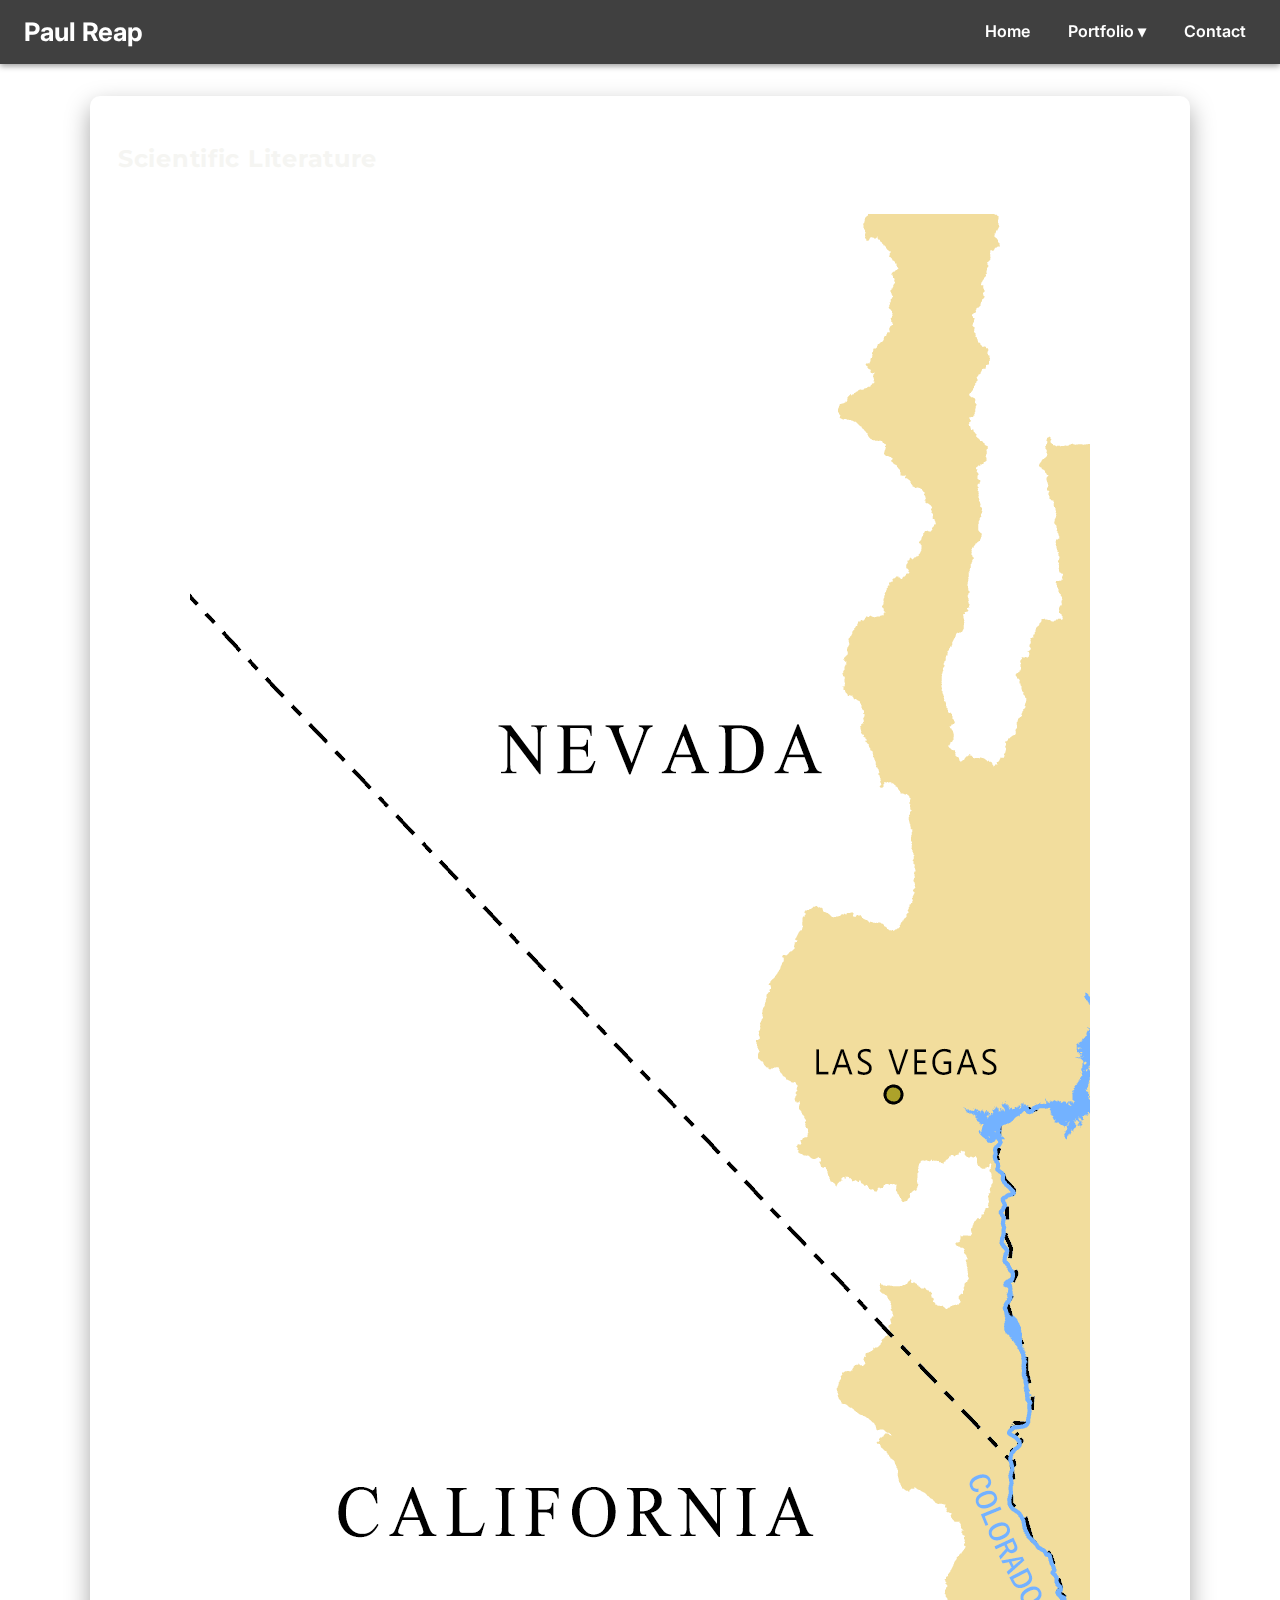
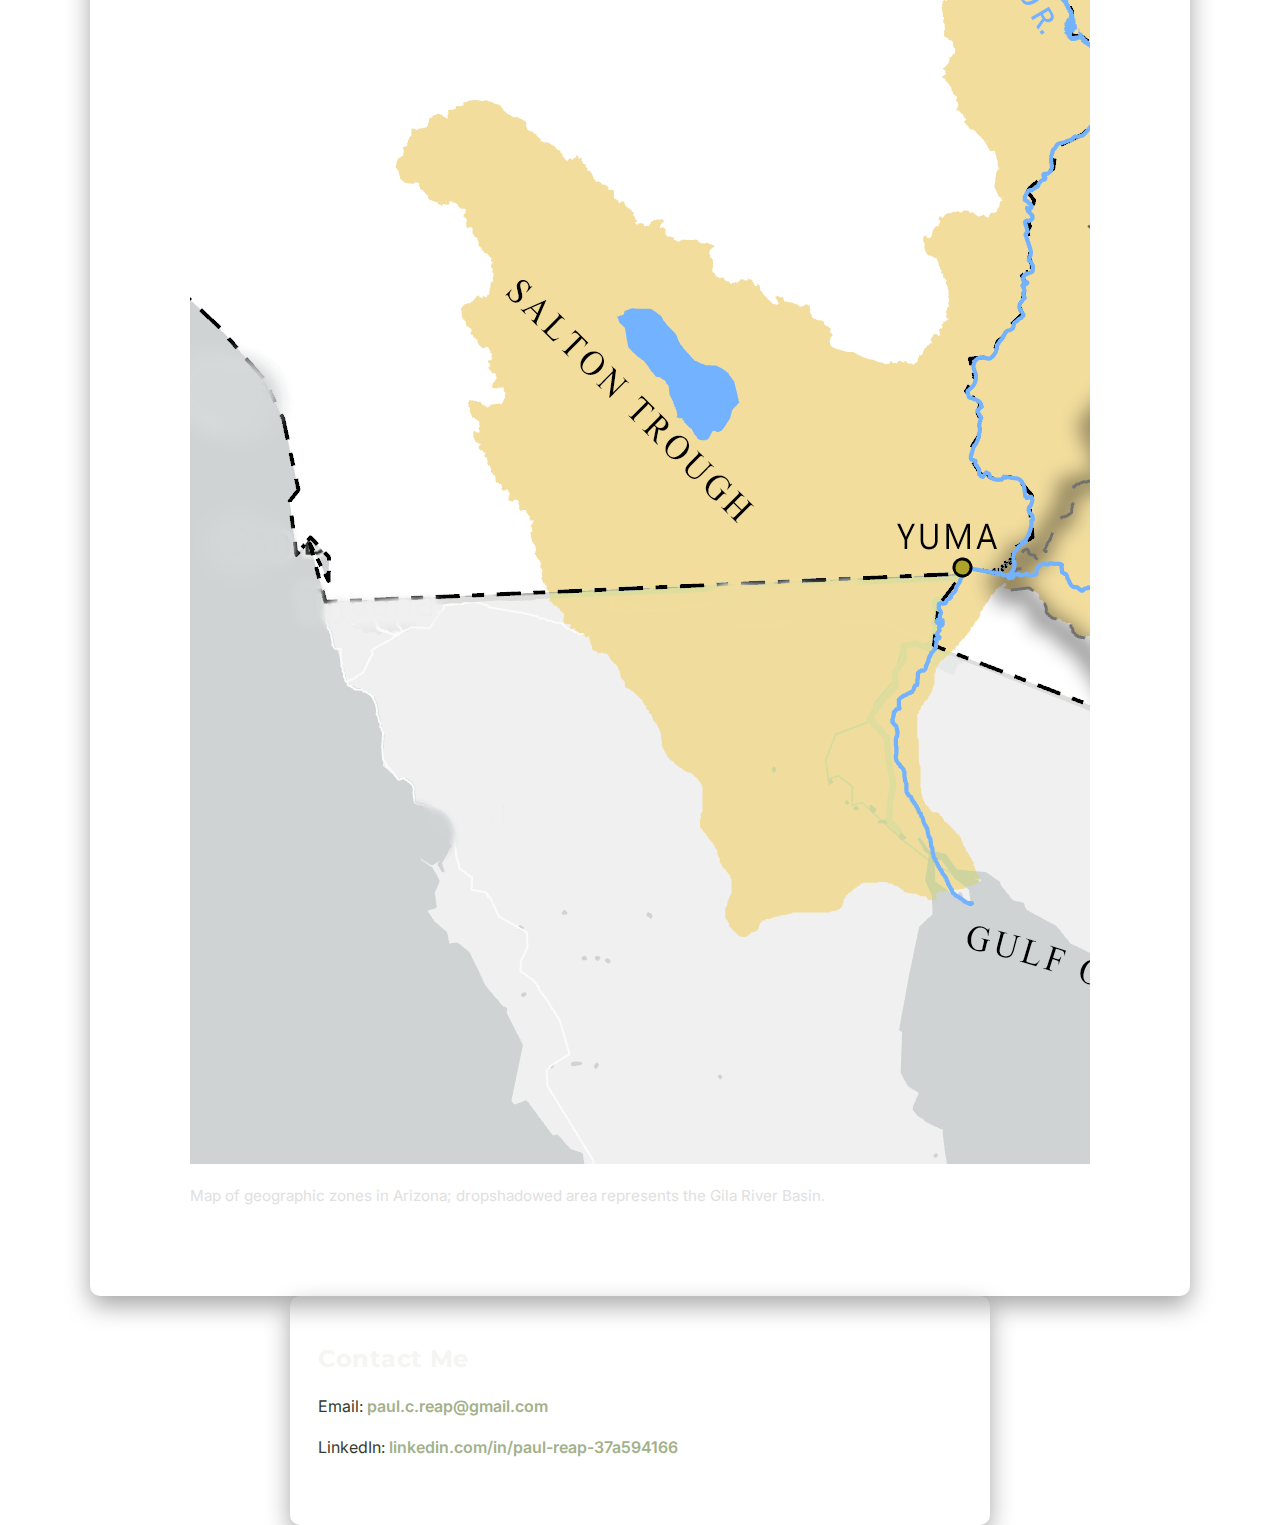
<file: scientific-literature.html>
<!DOCTYPE html>
<html lang="en">
<head>
    <meta charset="UTF-8" />
    <title>Scientific Literature | Paul Reap Portfolio</title>
    <link href="https://fonts.googleapis.com/css2?family=Inter:wght@400;700&family=Montserrat:wght@600&display=swap" rel="stylesheet" />
    <link rel="stylesheet" href="style.css" />
    <link href="https://fonts.googleapis.com/css2?family=Libre+Franklin:wght@600;700&family=Source+Serif+4:wght@400;600&display=swap" rel="stylesheet">

</head>
<body>

    <div class="top-bar">
        <div class="title">Paul Reap</div>
        <nav>
            <ul class="navbar">
                <li><a href="index.html">Home</a></li>
                <li class="dropdown">
                    <a href="scientific-literature.html">Portfolio ▾</a>
                    <ul class="dropdown-menu">
                        <li><a href="scientific-literature.html">Scientific Literature</a></li>
                        <li><a href="spatial-analysis.html">Spatial Analysis</a></li>
                        <li><a href="cartography.html">Cartography</a></li>
                    </ul>
                </li>
                <li><a href="#contact">Contact</a></li>
            </ul>
        </nav>
    </div>

<section id="portfolio-items">
    <h2 class="portfolio-title">Scientific Literature</h2>

    <div class="image-gallery">
        <div class="image-container">
            <div class="map-zoom">
                <img src="images/MapforPaulRobFinal_FinalChanges.png" alt="Map of San Tan Regional Park trails and elevation profiles">
            </div>
            <div class="image-info">
                Map of geographic zones in Arizona; dropshadowed area represents the Gila River Basin.
            </div>
        </div>
    </section>

    <footer id="site-footer">
    <section id="contact">
    <h2>Contact Me</h2>
    <div class="contact-links">
        <p>Email: <a href="mailto:paul.c.reap@gmail.com">paul.c.reap@gmail.com</a></p>
        <p>LinkedIn: <a href="https://www.linkedin.com/in/paul-reap-37a594166" target="_blank">linkedin.com/in/paul-reap-37a594166</a></p>
    </div>
</section>

<script>
document.addEventListener("DOMContentLoaded", () => {
    // Mobile dropdown toggle
    const dropdowns = document.querySelectorAll('.navbar .dropdown > a');

    dropdowns.forEach(drop => {
        drop.addEventListener('click', e => {
            if (window.innerWidth <= 768) {
                e.preventDefault();
                const parent = drop.parentElement;
                parent.classList.toggle('open');
            }
        });
    });
});
</script>


<script>
document.addEventListener("DOMContentLoaded", () => {
    const zoomContainers = document.querySelectorAll('.map-zoom');
    const scale = 2.5; // adjust zoom level for maps

    zoomContainers.forEach(container => {
        const img = container.querySelector('img');

        container.addEventListener('mousemove', e => {
            const rect = container.getBoundingClientRect();
            const x = e.clientX - rect.left;
            const y = e.clientY - rect.top;

            const xPercent = x / rect.width * 100;
            const yPercent = y / rect.height * 100;

            img.style.transformOrigin = `${xPercent}% ${yPercent}%`;
            img.style.transform = `scale(${scale})`;
        });

        container.addEventListener('mouseleave', () => {
            img.style.transform = 'scale(1)';
            img.style.transformOrigin = 'center center';
        });
    });
});
</script>

</body>
</html>
</file>
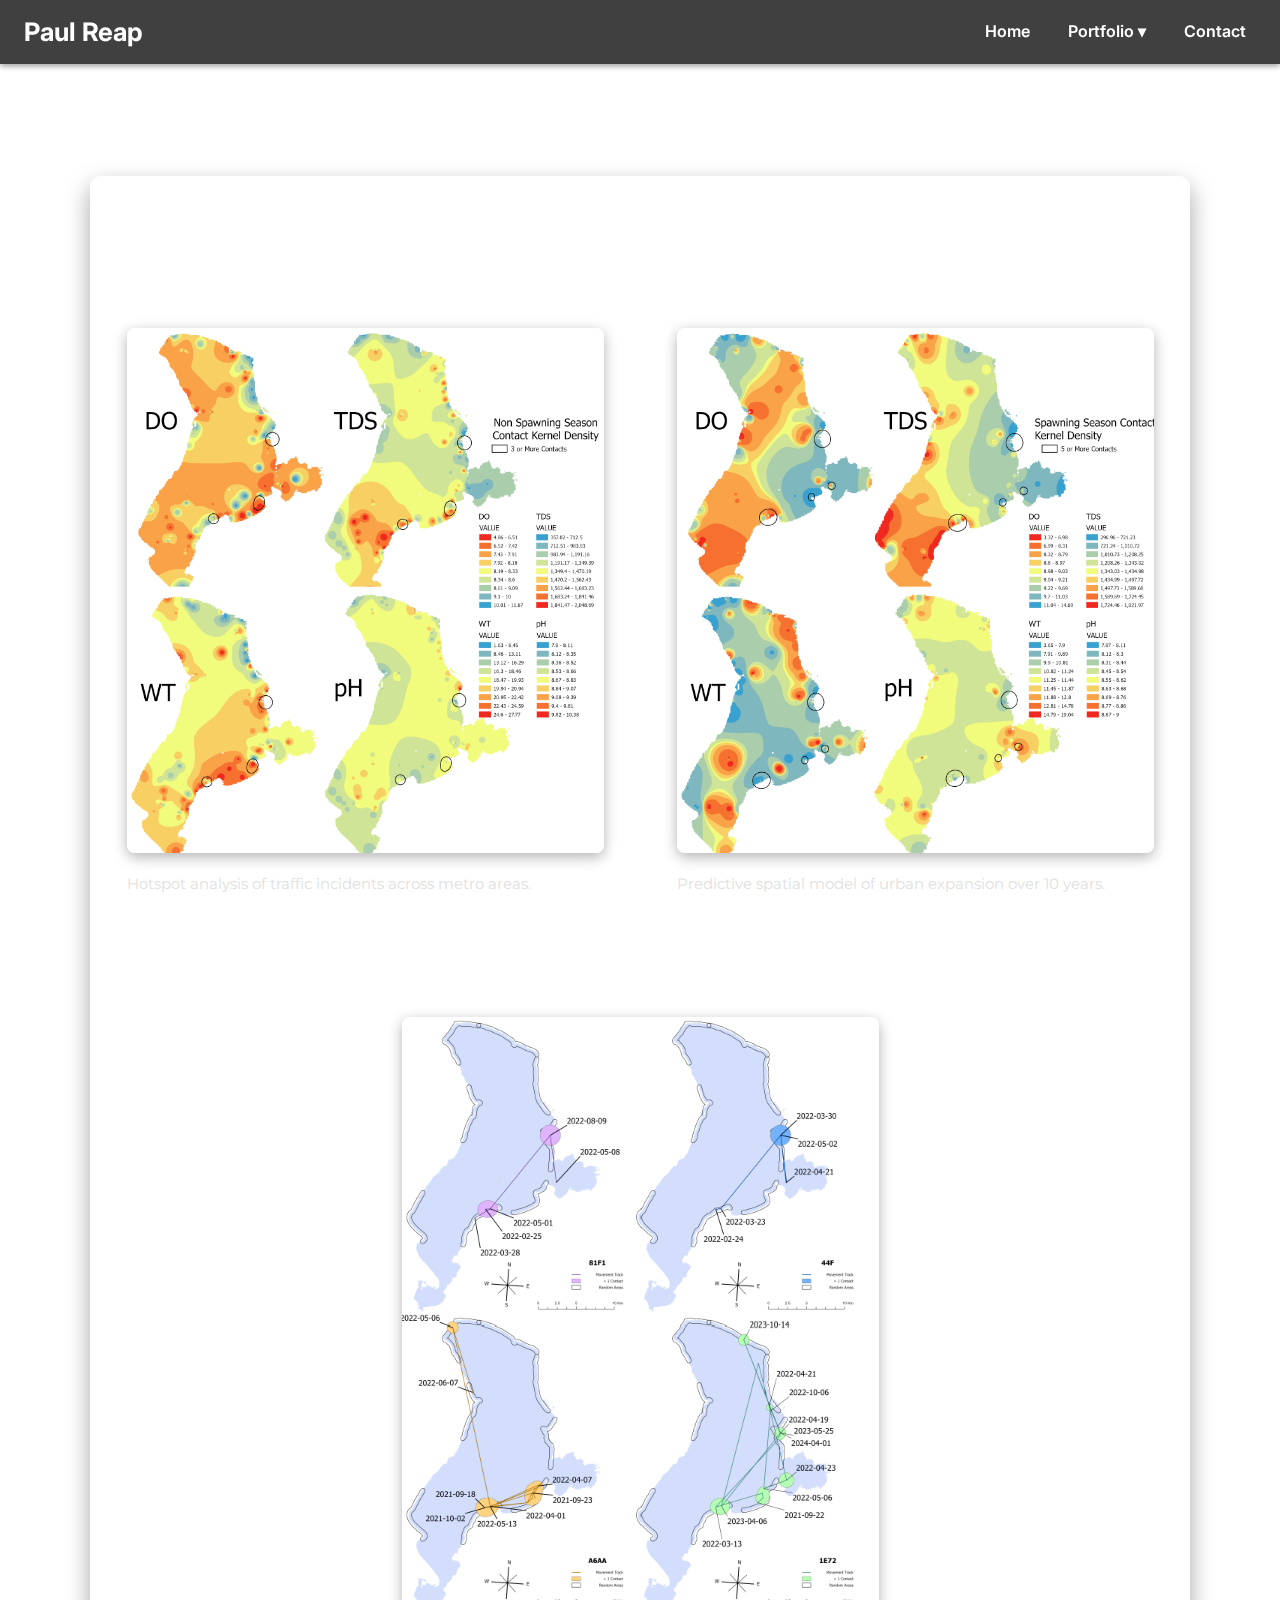
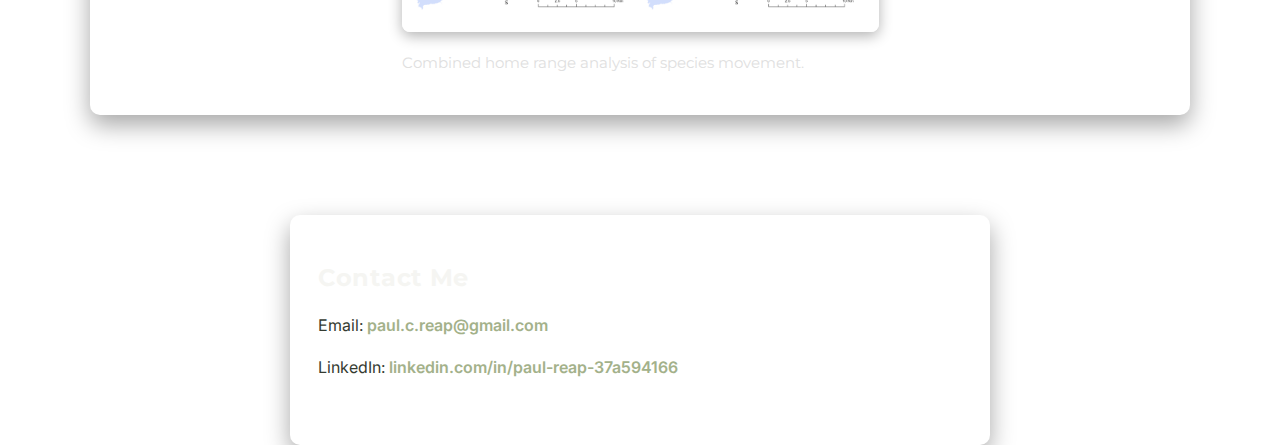
<file: spatial-analysis.html>
<!DOCTYPE html>
<html lang="en">
<head>
    <meta charset="UTF-8" />
    <title>Spatial Analysis | Paul Reap Portfolio</title>
    <link href="https://fonts.googleapis.com/css2?family=Inter:wght@400;700&family=Montserrat:wght@600&display=swap" rel="stylesheet" />
    <link rel="stylesheet" href="style.css" />
</head>
<body>

    <div class="top-bar">
        <div class="title">Paul Reap</div>
        <nav>
            <ul class="navbar">
                <li><a href="index.html">Home</a></li>
                <li class="dropdown">
                    <a href="spatial-analysis.html">Portfolio ▾</a>
                    <ul class="dropdown-menu">
                        <li><a href="scientific-literature.html">Scientific Literature</a></li>
                        <li><a href="spatial-analysis.html">Spatial Analysis</a></li>
                        <li><a href="cartography.html">Cartography</a></li>
                    </ul>
                </li>
                <li><a href="#contact">Contact</a></li>
            </ul>
        </nav>
    </div>

    <section id="portfolio-items" style="max-width: 1100px; margin: 80px auto 100px auto; padding: 0 20px; color: white; font-family: 'Montserrat', sans-serif;">
        <h2 style="font-size: 3.6rem; margin-bottom: 40px;">Spatial Analysis Maps</h2>

        <div class="image-gallery" style="display: flex; flex-wrap: wrap; gap: 40px; justify-content: center;">
            <div class="image-container" style="flex: 1 1 45%; max-width: 45%;">
                <img src="images/NPNSContactWQRelate.png" alt="Spatial Map 1" class="portfolio-image" />
                <div class="image-info">Hotspot analysis of traffic incidents across metro areas.</div>
            </div>
            <div class="image-container" style="flex: 1 1 45%; max-width: 45%;">
                <img src="images/NPSSContactWQRelate1.png" alt="Spatial Map 2" class="portfolio-image" />
                <div class="image-info">Predictive spatial model of urban expansion over 10 years.</div>
            </div>
            <div class="image-container" style="flex: 1 1 45%; max-width: 45%;">
                <img src="images/Combined HomeRange maps.png" alt="Spatial Map 3" class="portfolio-image" />
                <div class="image-info">Combined home range analysis of species movement.</div>
            </div>
        </div>
    </section>

    <footer id="site-footer">
    <section id="contact">
        <h2>Contact Me</h2>
        <p>Email: <a href="mailto:paul.c.reap@gmail.com">paul.c.reap@gmail.com</a></p>
        <p>LinkedIn: <a href="https://www.linkedin.com/in/paul-reap-37a594166" target="_blank" rel="noopener noreferrer">linkedin.com/in/paul-reap-37a594166</a></p>
    </section>



</body>
</html>
</file>
<file: style.css>
/* =========================
   GLOBAL RESET & BASE
========================= */

* {
    box-sizing: border-box;
}

html {
    scroll-behavior: smooth;
}

body {
    margin: 0;
    padding-top: 96px;
    font-family: 'Inter', sans-serif;
    font-size: 16px;
    line-height: 1.6;
    color: #f5f5f2;

    body {
    margin: 0;
    padding-top: 96px;
    font-family: 'Inter', sans-serif;
    font-size: 16px;
    line-height: 1.6;
    color: #f4f4ef;

    /* NPS / USGS-style terrain paper background */
    background:
        radial-gradient(
            ellipse at top,
            rgba(255, 255, 255, 0.07),
            transparent 60%
        ),
        radial-gradient(
            ellipse at bottom,
            rgba(0, 0, 0, 0.35),
            transparent 70%
        ),
        linear-gradient(
            180deg,
            #3a4a3f,
            #1f2922
        );
}

body::before {
    content: "";
    position: fixed;
    inset: 0;
    pointer-events: none;
    opacity: 0.06;

    background-image:
        repeating-linear-gradient(
            0deg,
            rgba(255,255,255,0.15),
            rgba(255,255,255,0.15) 1px,
            transparent 1px,
            transparent 14px
        );
}

/* =========================
   TYPOGRAPHY
========================= */

h1, h2, h3 {
    font-family: 'Montserrat', sans-serif;
    margin-top: 0;
    line-height: 1.25;
}

h1 {
    letter-spacing: 0.04em;
    text-transform: uppercase;
}

h2 {
    letter-spacing: 0.03em;
}

p {
    color: #353b31;
}

.scale-divider {
    width: 120px;
    height: 4px;
    margin: 1.5rem auto;
    background:
        repeating-linear-gradient(
            to right,
            #cfd8c3,
            #cfd8c3 20px,
            transparent 20px,
            transparent 30px
        );
    opacity: 0.8;
}

/* =========================
   LAYOUT
========================= */

section {
    max-width: 1100px;
    margin: 0 auto;
    padding: 3rem 1.75rem;

    background: rgba(255, 255, 255, 0.035);
    border-radius: 10px;
    box-shadow:
        0 10px 24px rgba(0,0,0,0.35),
        inset 0 1px 0 rgba(255,255,255,0.05);
}


/* =========================
   TOP NAVIGATION
========================= */

.top-bar {
    position: fixed;
    top: 0;
    left: 0;
    width: 100%;
    height: 64px;
    background-color: rgba(0, 0, 0, 0.75);
    display: flex;
    align-items: center;
    justify-content: space-between;
    padding: 0 24px;
    z-index: 1000;
    box-shadow: 0 2px 6px rgba(0,0,0,0.4);
}

.title {
    font-size: 1.6rem;
    font-weight: 700;
    color: #ffffff;
    white-space: nowrap;
}

/* =========================
   NAVBAR
========================= */

.navbar {
    list-style: none;
    display: flex;
    gap: 18px;
    margin: 0;
    padding: 0;
}

.navbar li a {
    color: #ffffff;
    text-decoration: none;
    font-size: 1rem;
    font-weight: 600;
    padding: 6px 10px;
    border-radius: 4px;
    transition: background-color 0.2s ease, color 0.2s ease;
}

.navbar li a:hover {
    background-color: rgba(163, 177, 138, 0.8);
    color: #000;
}

/* =========================
   DROPDOWN
========================= */

.dropdown {
    position: relative;
}

.dropdown-menu {
    position: absolute;
    top: 100%;
    left: 0;
    background-color: rgba(0,0,0,0.9);
    padding: 6px 0;
    border-radius: 6px;
    min-width: 200px;
    display: none;
}

.dropdown:hover .dropdown-menu {
    display: block;
}

.dropdown-menu li a {
    display: block;
    padding: 8px 16px;
    font-size: 0.95rem;
}

/* =========================
   HERO SECTION (HOME)
========================= */

#home {
    min-height: calc(100vh - 96px); /* account for fixed header */
    display: flex;
    flex-direction: column;
    justify-content: center;
    align-items: center;
    text-align: center;
    padding-top: 0; /* override earlier padding */
}

#home h1 {
    font-size: 2.8rem;
    margin-bottom: 0.5rem;
}

#home h2 {
    font-size: 1.5rem;
    font-weight: 600;
    color: #e6e6e6;
}

#home p {
    font-size: 1.05rem;
    margin-top: 1rem;
}

/* =========================
   PORTFOLIO CARDS
========================= */

.portfolio-categories {
    display: grid;
    grid-template-columns: repeat(3, 1fr); /* all side-by-side */
    gap: 48px;
    margin-top: 3rem;
    align-items: start;
}

@media (max-width: 900px) {
    .portfolio-categories {
        grid-template-columns: 1fr;
    }
}

.category-card {
    text-decoration: none;
    color: #ffffff;
    text-align: center;
    transition: transform 0.2s ease;
}

.category-card img {
    width: 100%;
    height: auto;          /* let image define its own height */
    object-fit: contain;   /* ensure full image is visible */
    border-radius: 8px;
    box-shadow: 0 4px 12px rgba(0,0,0,0.3);
}

.category-card {
    display: flex;
    flex-direction: column;
    align-items: center;
}

.category-card h3 {
    margin-top: 0.75rem;
    font-size: 1.2rem;
}

.category-card:hover {
    transform: scale(1.04);
}

/* =========================
   PORTFOLIO IMAGE PAGES
========================= */

.image-container {
    max-width: 900px;
    margin: 2.5rem auto;
    position: relative;
}

.portfolio-image {
    width: 100%;
    border-radius: 8px;
    box-shadow: 0 4px 14px rgba(0,0,0,0.3);
}

.image-info {
    margin-top: 0.75rem;
    font-size: 0.95rem;
    color: #e0e0e0;
}
.map-zoom {
    overflow: hidden;
    border-radius: 6px;
}

.map-zoom img {
    transition: transform 0.5s cubic-bezier(0.2, 0.8, 0.2, 1);
}


/* Hover zoom */
.category-card:hover .map-zoom img {
    transform: scale(1.6);
}

/* =========================
   CONTACT & RESUME
========================= */

#contact, #resume {
    max-width: 700px;
}

#contact a,
#resume a {
    color: #a3b18a;
    text-decoration: none;
    font-weight: 600;
}

#contact a:hover,
#resume a:hover {
    text-decoration: underline;
}

/* =========================
   RESPONSIVE
========================= */

@media (max-width: 768px) {

    body {
        padding-top: 120px;
    }

    .top-bar {
        flex-direction: column;
        height: auto;
        padding: 12px;
        gap: 8px;
    }

    .navbar {
        flex-wrap: wrap;
        justify-content: center;
    }

    #home h1 {
        font-size: 2.2rem;
    }
}
</file>
